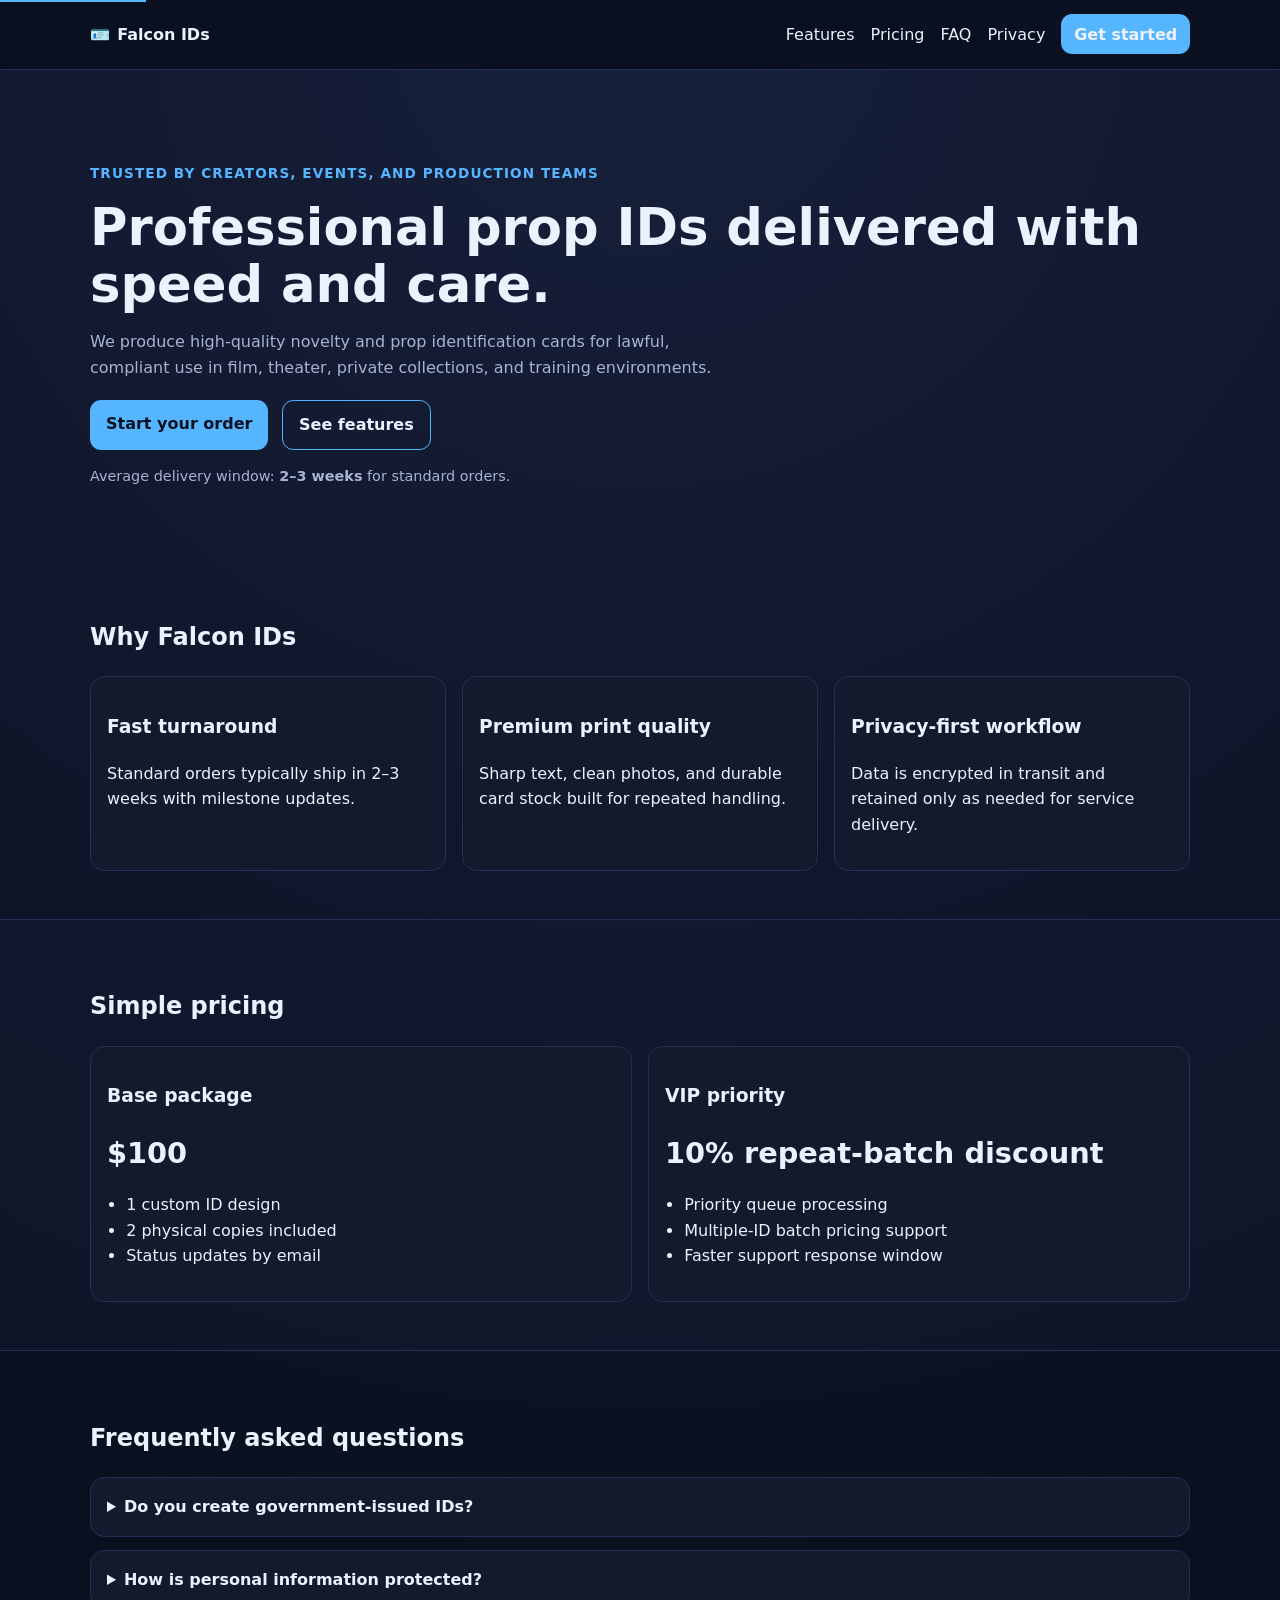
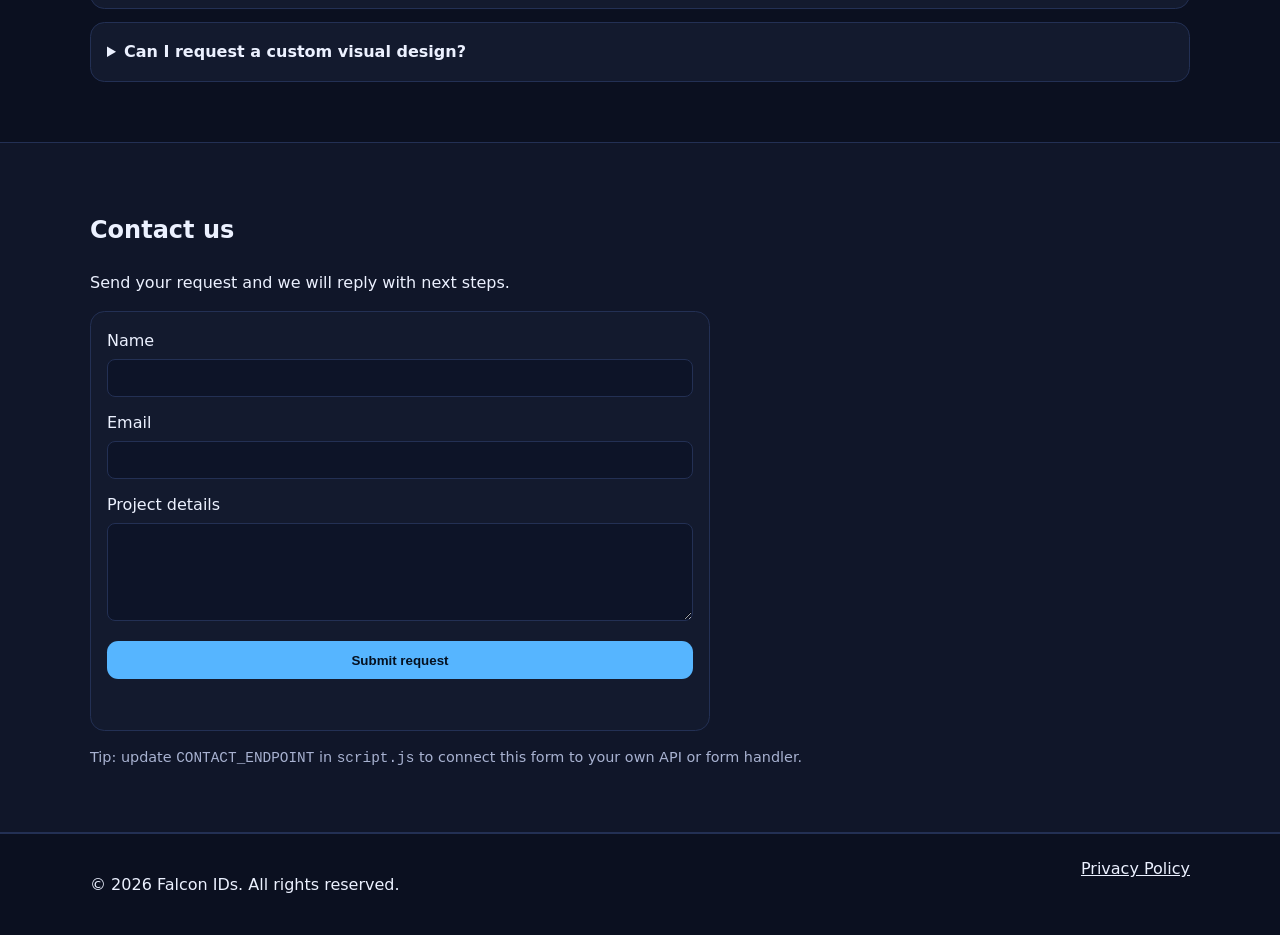
<file: index.html>
<!doctype html>
<html lang="en">
<head>
  <meta charset="UTF-8" />
  <meta name="viewport" content="width=device-width, initial-scale=1.0" />
  <meta name="description" content="Falcon IDs creates high-quality novelty and prop IDs for legal use in productions, events, training, and collections." />
  <meta name="theme-color" content="#0b1020" />
  <title>Falcon IDs | Professional Prop IDs</title>
  <link rel="canonical" href="https://yourdomain.com/" />
  <link rel="icon" href="data:image/svg+xml,%3Csvg xmlns='http://www.w3.org/2000/svg' viewBox='0 0 100 100'%3E%3Ctext y='.9em' font-size='90'%3E%F0%9F%AA%AA%3C/text%3E%3C/svg%3E" />
  <link rel="stylesheet" href="styles.css" />
</head>
<body>
  <a class="skip-link" href="#main-content">Skip to content</a>

  <header class="site-header">
    <div class="container nav-wrap">
      <a class="brand" href="index.html" aria-label="Falcon IDs home">
        <span class="brand-mark" aria-hidden="true">🪪</span>
        <span>Falcon IDs</span>
      </a>

      <button
        id="menuButton"
        class="menu-button"
        type="button"
        aria-expanded="false"
        aria-controls="siteNav"
        aria-label="Open navigation menu"
      >
        Menu
      </button>

      <nav id="siteNav" class="site-nav" aria-label="Main">
        <a href="#features">Features</a>
        <a href="#pricing">Pricing</a>
        <a href="#faq">FAQ</a>
        <a href="privacy.html">Privacy</a>
        <a class="btn btn-small" href="#contact">Get started</a>
      </nav>
    </div>
  </header>

  <main id="main-content">
    <section class="hero container">
      <p class="eyebrow">Trusted by creators, events, and production teams</p>
      <h1>Professional prop IDs delivered with speed and care.</h1>
      <p class="lead">We produce high-quality novelty and prop identification cards for lawful, compliant use in film, theater, private collections, and training environments.</p>
      <div class="cta-row">
        <a class="btn" href="#contact">Start your order</a>
        <a class="btn btn-ghost" href="#features">See features</a>
      </div>
      <p class="microcopy">Average delivery window: <strong>2–3 weeks</strong> for standard orders.</p>
    </section>

    <section id="features" class="section container">
      <h2>Why Falcon IDs</h2>
      <div class="grid-3">
        <article class="card"><h3>Fast turnaround</h3><p>Standard orders typically ship in 2–3 weeks with milestone updates.</p></article>
        <article class="card"><h3>Premium print quality</h3><p>Sharp text, clean photos, and durable card stock built for repeated handling.</p></article>
        <article class="card"><h3>Privacy-first workflow</h3><p>Data is encrypted in transit and retained only as needed for service delivery.</p></article>
      </div>
    </section>

    <section id="pricing" class="section section-alt">
      <div class="container">
        <h2>Simple pricing</h2>
        <div class="grid-2">
          <article class="price-card">
            <h3>Base package</h3>
            <p class="price">$100</p>
            <ul>
              <li>1 custom ID design</li>
              <li>2 physical copies included</li>
              <li>Status updates by email</li>
            </ul>
          </article>
          <article class="price-card">
            <h3>VIP priority</h3>
            <p class="price">10% repeat-batch discount</p>
            <ul>
              <li>Priority queue processing</li>
              <li>Multiple-ID batch pricing support</li>
              <li>Faster support response window</li>
            </ul>
          </article>
        </div>
      </div>
    </section>

    <section id="faq" class="section container">
      <h2>Frequently asked questions</h2>
      <details>
        <summary>Do you create government-issued IDs?</summary>
        <p>No. Falcon IDs only creates novelty and prop cards for lawful use cases such as productions, training, and collecting.</p>
      </details>
      <details>
        <summary>How is personal information protected?</summary>
        <p>Submitted data is transmitted securely and access is restricted to authorized workflow operations.</p>
      </details>
      <details>
        <summary>Can I request a custom visual design?</summary>
        <p>Yes. Include design requirements in your request and we will confirm feasibility before production.</p>
      </details>
    </section>

    <section id="contact" class="section section-alt">
      <div class="container">
        <h2>Contact us</h2>
        <p>Send your request and we will reply with next steps.</p>

        <form id="contactForm" class="contact-form" action="#" method="post" novalidate>
          <label>
            Name
            <input name="name" required autocomplete="name" maxlength="80" />
          </label>

          <label>
            Email
            <input type="email" name="email" required autocomplete="email" maxlength="120" />
          </label>

          <label>
            Project details
            <textarea name="message" rows="5" required maxlength="2000"></textarea>
          </label>

          <button class="btn" type="submit">Submit request</button>
          <p id="formStatus" class="form-status" role="status" aria-live="polite"></p>
        </form>

        <p class="microcopy">Tip: update <code>CONTACT_ENDPOINT</code> in <code>script.js</code> to connect this form to your own API or form handler.</p>
      </div>
    </section>
  </main>

  <footer class="site-footer">
    <div class="container footer-wrap">
      <p>© <span id="year"></span> Falcon IDs. All rights reserved.</p>
      <a href="privacy.html">Privacy Policy</a>
    </div>
  </footer>

  <noscript>
    <div class="noscript-banner">This website works best with JavaScript enabled for menu and contact form feedback.</div>
  </noscript>

  <script src="script.js"></script>
</body>
</html>
</file>
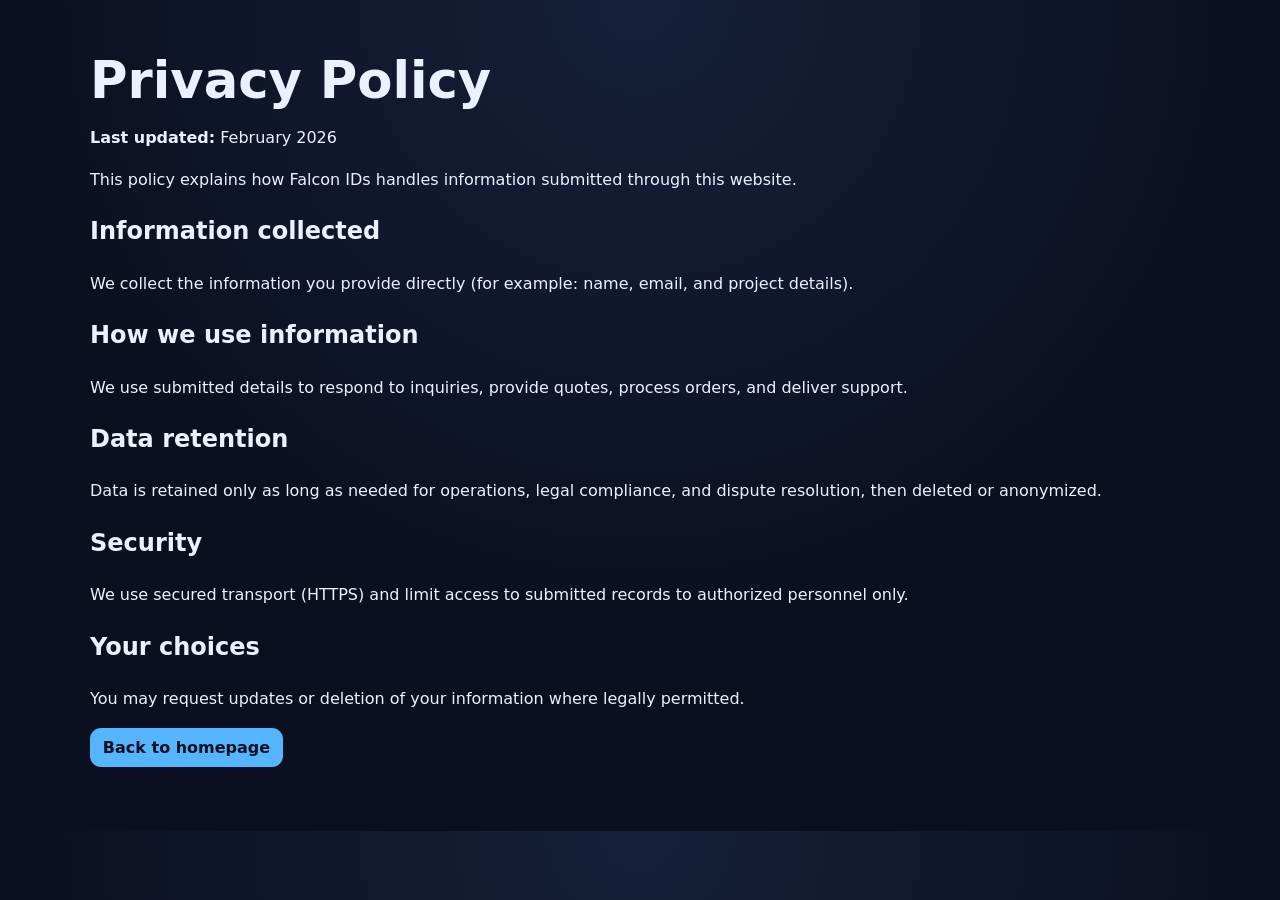
<file: privacy.html>
<!doctype html>
<html lang="en">
<head>
  <meta charset="UTF-8" />
  <meta name="viewport" content="width=device-width, initial-scale=1.0" />
  <meta name="description" content="Falcon IDs privacy policy." />
  <title>Privacy Policy | Falcon IDs</title>
  <link rel="stylesheet" href="styles.css" />
</head>
<body>
  <main class="container section">
    <h1>Privacy Policy</h1>
    <p><strong>Last updated:</strong> February 2026</p>
    <p>This policy explains how Falcon IDs handles information submitted through this website.</p>

    <h2>Information collected</h2>
    <p>We collect the information you provide directly (for example: name, email, and project details).</p>

    <h2>How we use information</h2>
    <p>We use submitted details to respond to inquiries, provide quotes, process orders, and deliver support.</p>

    <h2>Data retention</h2>
    <p>Data is retained only as long as needed for operations, legal compliance, and dispute resolution, then deleted or anonymized.</p>

    <h2>Security</h2>
    <p>We use secured transport (HTTPS) and limit access to submitted records to authorized personnel only.</p>

    <h2>Your choices</h2>
    <p>You may request updates or deletion of your information where legally permitted.</p>

    <p><a class="btn btn-small" href="index.html">Back to homepage</a></p>
  </main>
</body>
</html>
</file>
<file: styles.css>
:root {
  --bg: #0b1020;
  --panel: #131a2e;
  --text: #ecf1ff;
  --muted: #a8b2d1;
  --accent: #56b5ff;
  --border: #233054;
  --ok: #57df9e;
  --error: #ff8a8a;
}

* { box-sizing: border-box; }

html { scroll-behavior: smooth; }

body {
  margin: 0;
  font-family: Inter, system-ui, -apple-system, Segoe UI, Roboto, Arial, sans-serif;
  color: var(--text);
  background: radial-gradient(circle at top, #17203b, var(--bg) 60%);
  line-height: 1.6;
}

.container { width: min(1100px, 92%); margin: 0 auto; }

.skip-link {
  position: absolute;
  left: 0;
  top: -40px;
  background: var(--accent);
  color: #051120;
  padding: .5rem .75rem;
  z-index: 20;
}
.skip-link:focus { top: 0; }

.site-header {
  position: sticky;
  top: 0;
  z-index: 10;
  background: rgba(11, 16, 32, .92);
  backdrop-filter: blur(8px);
  border-bottom: 1px solid var(--border);
}

.nav-wrap { display: flex; align-items: center; justify-content: space-between; padding: .9rem 0; gap: 1rem; }
.brand { color: var(--text); text-decoration: none; font-weight: 700; display: flex; gap: .45rem; align-items: center; }
.site-nav { display: flex; gap: 1rem; align-items: center; }
.site-nav a { color: var(--text); text-decoration: none; }
.site-nav a:hover { color: var(--accent); }
.menu-button { display: none; }

.hero { padding: 5rem 0 3rem; }
.eyebrow { color: var(--accent); font-weight: 700; text-transform: uppercase; font-size: .85rem; letter-spacing: .08em; }
h1 { font-size: clamp(2rem, 4vw, 3.2rem); line-height: 1.12; margin: .25rem 0 1rem; }
.lead { color: var(--muted); max-width: 65ch; }
.microcopy { color: var(--muted); font-size: .9rem; }

.cta-row { display: flex; gap: .85rem; margin-top: 1.2rem; flex-wrap: wrap; }
.btn {
  background: var(--accent);
  color: #051120;
  padding: .72rem 1rem;
  border-radius: .7rem;
  text-decoration: none;
  border: 0;
  cursor: pointer;
  font-weight: 700;
  display: inline-block;
}
.btn:hover { filter: brightness(1.06); }
.btn-ghost { background: transparent; border: 1px solid var(--accent); color: var(--text); }
.btn-small { padding: .45rem .8rem; }

.section { padding: 3rem 0; }
.section-alt {
  background: rgba(19, 26, 46, 0.65);
  border-top: 1px solid var(--border);
  border-bottom: 1px solid var(--border);
}

.grid-3, .grid-2 { display: grid; gap: 1rem; }
.grid-3 { grid-template-columns: repeat(auto-fit, minmax(220px, 1fr)); }
.grid-2 { grid-template-columns: repeat(auto-fit, minmax(260px, 1fr)); }

.card, .price-card, details, .contact-form {
  background: var(--panel);
  border: 1px solid var(--border);
  border-radius: .9rem;
  padding: 1rem;
}
.price { font-size: 1.8rem; font-weight: 800; margin: .3rem 0; }
ul { padding-left: 1.2rem; }
details { margin-bottom: .8rem; }
summary { cursor: pointer; font-weight: 700; }

.contact-form { display: grid; gap: .8rem; max-width: 620px; }
input, textarea {
  width: 100%;
  padding: .65rem;
  border-radius: .5rem;
  border: 1px solid var(--border);
  background: #0d1428;
  color: var(--text);
  margin-top: .35rem;
}
input:focus, textarea:focus { outline: 2px solid var(--accent); outline-offset: 1px; }

.form-status { min-height: 1.2rem; margin: .2rem 0 0; font-size: .95rem; }
.form-status.success { color: var(--ok); }
.form-status.error { color: var(--error); }

.noscript-banner {
  background: #2a365f;
  color: #fff;
  text-align: center;
  padding: .8rem;
}

.site-footer { padding: 1.4rem 0; border-top: 1px solid var(--border); }
.footer-wrap { display: flex; justify-content: space-between; gap: 1rem; flex-wrap: wrap; }
.footer-wrap a { color: var(--text); }

@media (max-width: 760px) {
  .menu-button {
    display: inline-flex;
    background: transparent;
    color: var(--text);
    border: 1px solid var(--border);
    padding: .5rem .8rem;
    border-radius: .6rem;
  }
  .site-nav {
    display: none;
    position: absolute;
    top: 62px;
    right: 4%;
    background: var(--panel);
    border: 1px solid var(--border);
    border-radius: .8rem;
    padding: .8rem;
    flex-direction: column;
    align-items: flex-start;
    min-width: 180px;
  }
  .site-nav.open { display: flex; }
}
</file>
